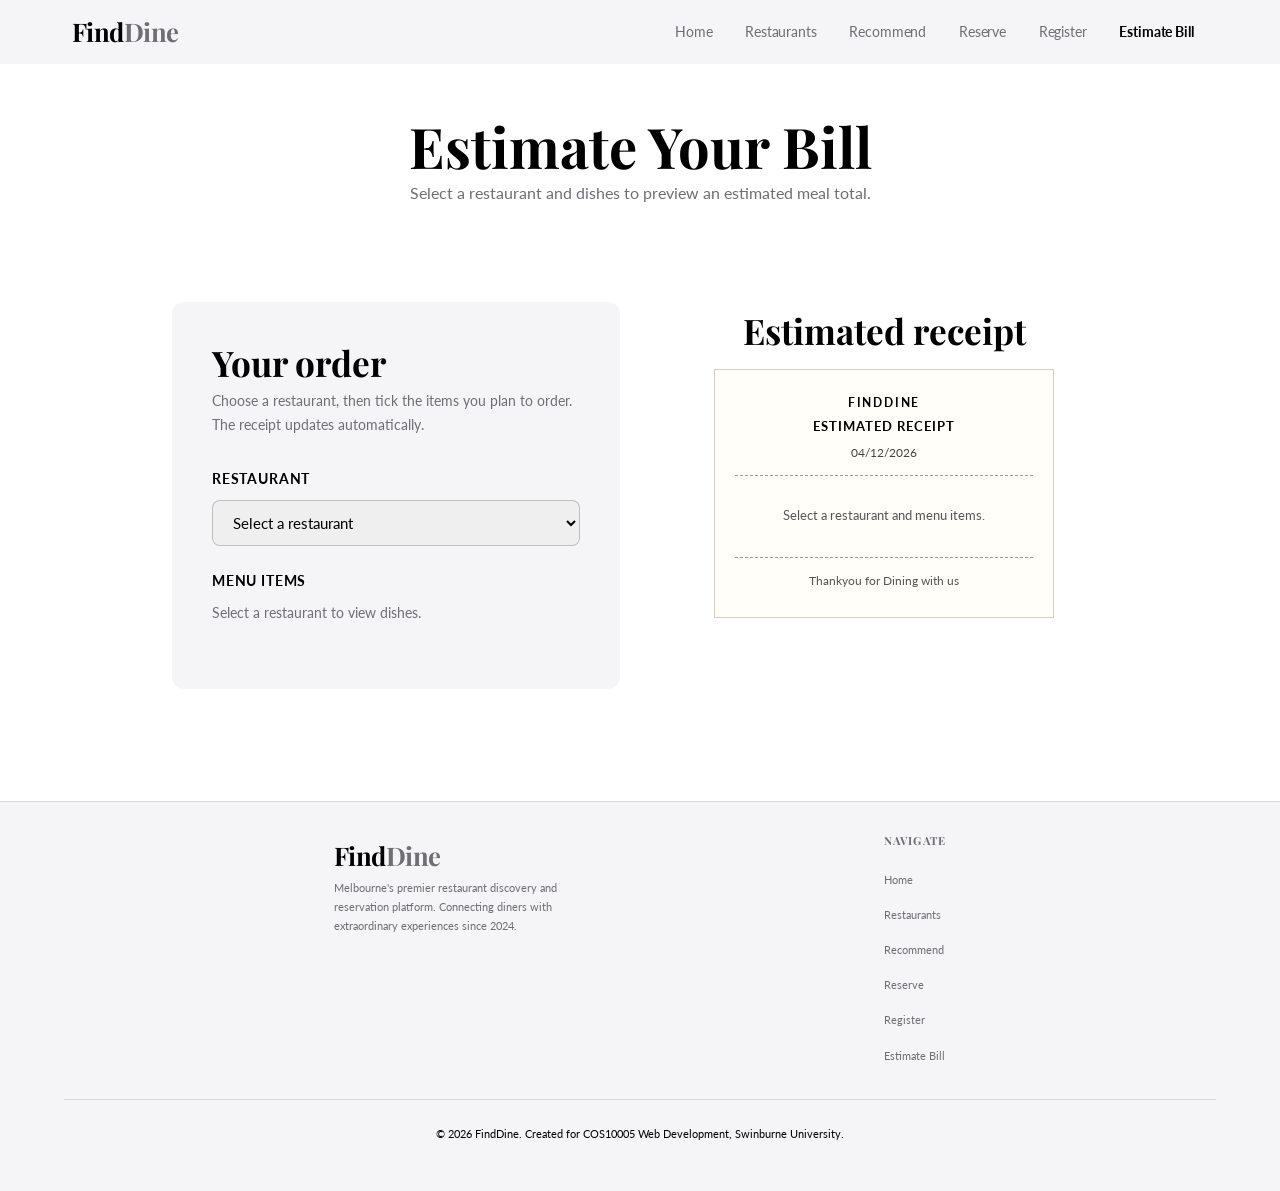
<file: bill.html>
<!DOCTYPE html>
<html lang="en">
<head>
  <meta charset="UTF-8" />
  <meta name="viewport" content="width=device-width, initial-scale=1.0" />
  <title>Bill calculator</title>
  <link rel="stylesheet" href="css/style.css" />
</head>
<body>

  <header class="site-header">
    <div class="nav-inner">
      <a href="index.html" class="nav-logo">Find<span>Dine</span></a>
      <nav aria-label="Main navigation">
        <ul class="nav-menu">
          <li><a href="index.html">Home</a></li>
          <li><a href="restaurants.html">Restaurants</a></li>
          <li><a href="recommend.html">Recommend</a></li>
          <li><a href="reservation.html">Reserve</a></li>
          <li><a href="register.html">Register</a></li>
          <li><a href="bill.html" class="active">Estimate Bill</a></li>
        </ul>
      </nav>
    </div>
  </header>

  <div class="page-banner">
    <div class="bill-container">
      <h1>Estimate Your Bill</h1>
      <p>Select a restaurant and dishes to preview an estimated meal total.</p>
    </div>
  </div>

  <main>
    <div class="bill-layout">
      <section class="bill-controls">
        <div class="form-card">
          <h2 class="form-card-title">Your order</h2>
          <p class="form-card-intro">
            Choose a restaurant, then tick the items you plan to order. The receipt updates automatically.
          </p>

          <form id="bill-form" novalidate>
            <div class="form-group">
              <label for="bill-restaurant">Restaurant</label>
              <select id="bill-restaurant" name="restaurant">
                <option value="">Select a restaurant</option>
              </select>
            </div>

            <div class="form-group" id="bill-dishes-group">
              <label>Menu items</label>
              <div id="bill-dishes-list">
                <p class="bill-hint">Select a restaurant to view dishes.</p>
              </div>
            </div>
          </form>
        </div>
      </section>

      <section class="bill-receipt-wrap">
        <h2 class="form-card-title bill-receipt-title">Estimated receipt</h2>
        <div class="bill-receipt-column">
          <div class="bill-paper" id="bill-receipt">
            <div id="bill-receipt-content"></div>
          </div>
        </div>
      </section>
    </div>
  </main>

  <footer class="site-footer">
    <div class="footer-inner">
      <div class="footer-grid">
        <div class="footer-brand">
          <a href="index.html" class="nav-logo">Find<span>Dine</span></a>
          <p>
            Melbourne's premier restaurant discovery and reservation platform.
            Connecting diners with extraordinary experiences since 2024.
          </p>
        </div>
        <div class="footer-links">
          <h3>Navigate</h3>
          <ul>
            <li><a href="index.html">Home</a></li>
            <li><a href="restaurants.html">Restaurants</a></li>
            <li><a href="recommend.html">Recommend</a></li>
            <li><a href="reservation.html">Reserve</a></li>
            <li><a href="register.html">Register</a></li>
            <li><a href="bill.html">Estimate Bill</a></li>
          </ul>
        </div>
      </div>
      <div class="footer-bottom">
        <p>&copy; 2026 FindDine. Created for COS10005 Web Development, Swinburne University.</p>
      </div>
    </div>
  </footer>

  <script src="js/script.js"></script>
</body>
</html>
</file>
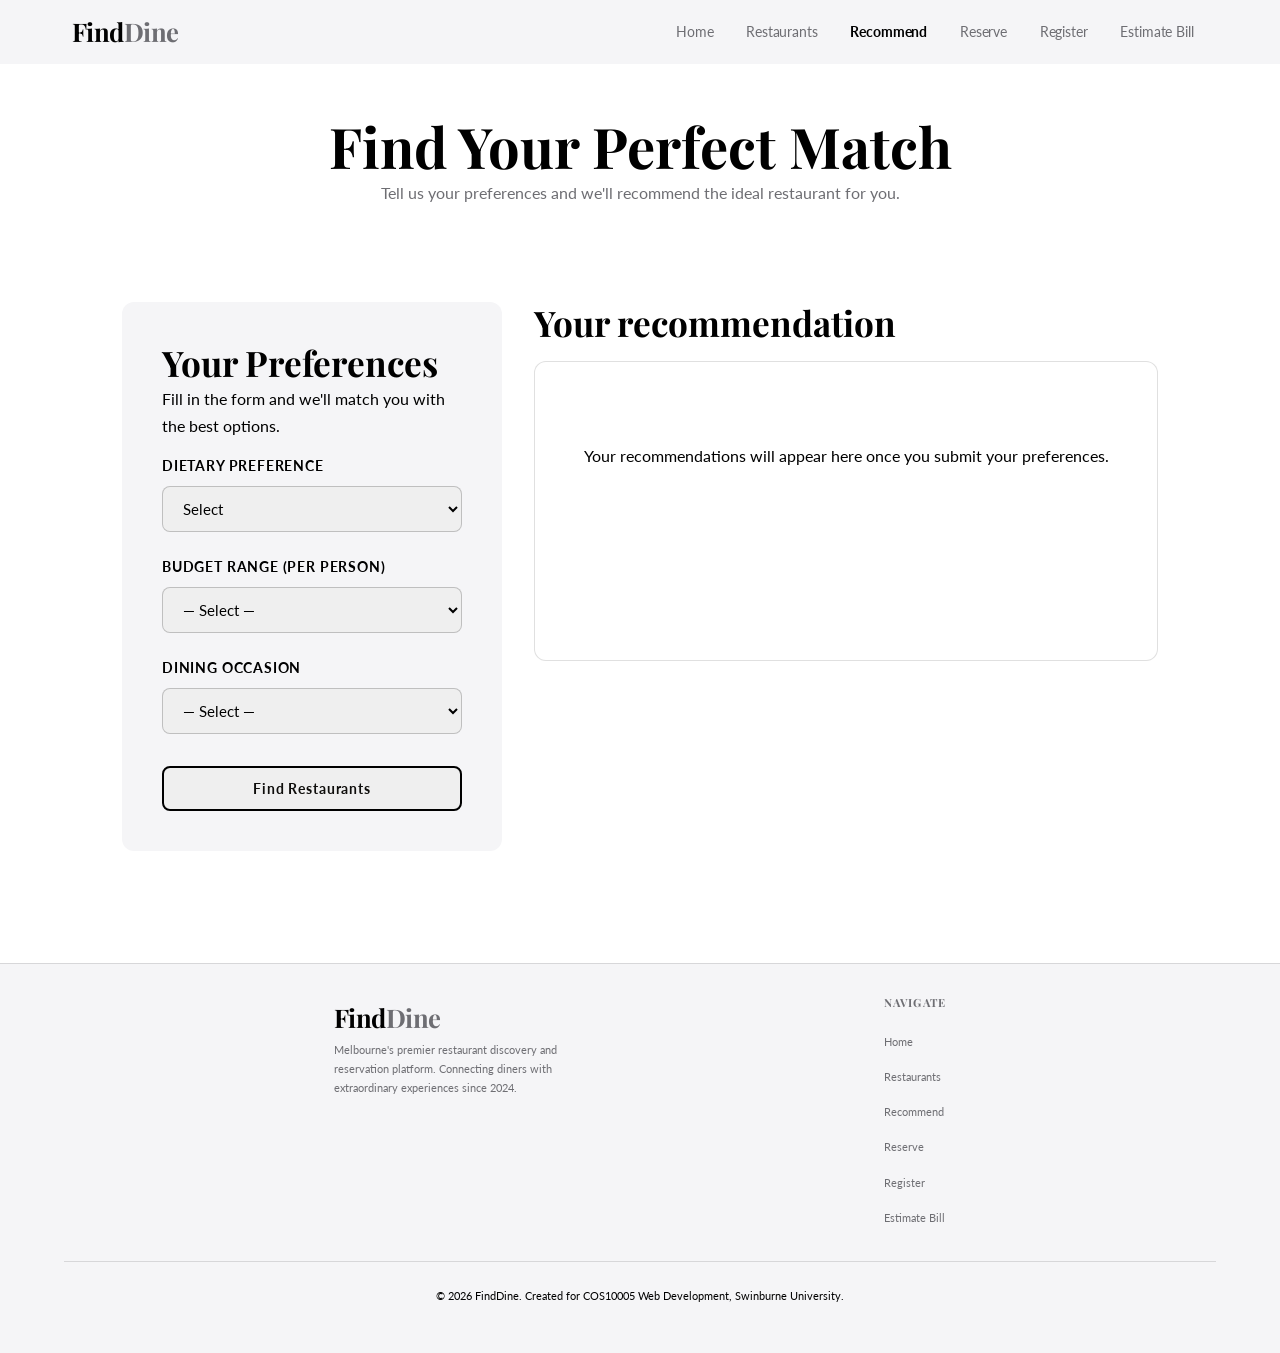
<file: recommend.html>
<!DOCTYPE html>
<html lang="en">
<head>
  <meta charset="UTF-8" />
  <meta name="viewport" content="width=device-width, initial-scale=1.0" />
  <title>Restaurant Recommendation</title>
  <link rel="stylesheet" href="css/style.css" />
</head>
<body>


  <header class="site-header">
    <div class="nav-inner">
      <a href="index.html" class="nav-logo">Find<span>Dine</span></a>
      <nav aria-label="Main navigation">
        <ul class="nav-menu">
          <li><a href="index.html">Home</a></li>
          <li><a href="restaurants.html">Restaurants</a></li>
          <li><a href="recommend.html" class="active">Recommend</a></li>
          <li><a href="reservation.html">Reserve</a></li>
          <li><a href="register.html">Register</a></li>
          <li><a href="bill.html">Estimate Bill</a></li>
        </ul>
      </nav>
    </div>
  </header>

  <div class="page-banner">
    <div class="container">
      <h1>Find Your Perfect Match</h1>
      <p>Tell us your preferences and we'll recommend the ideal restaurant for you.</p>
    </div>
  </div>

  <main>
    <div class="recommend-layout">
      <aside>
        <div class="form-card">
          <h2>Your Preferences</h2>
          <p>
            Fill in the form and we'll match you with the best options.
          </p>

          <form id="recommend-form" novalidate>
            <div class="form-group">
              <label for="pref-dietary">Dietary Preference</label>
              <select id="pref-dietary" name="dietary" required>
                <option value="">Select</option>
                <option value="None">No Restrictions</option>
                <option value="Vegan">Vegan</option>
                <option value="Halal">Halal</option>
              </select>
            </div>

            <div class="form-group">
              <label for="pref-budget">Budget Range (per person)</label>
              <select id="pref-budget" name="budget" required>
                <option value="">— Select —</option>
                <option value="low">Budget ($20-$35)</option>
                <option value="mid">Mid-range ($35-$65)</option>
                <option value="high">Premium ($65+)</option>
              </select>
            </div>

            <div class="form-group">
              <label for="pref-purpose">Dining Occasion</label>
              <select id="pref-purpose" name="purpose" required>
                <option value="">— Select —</option>
                <option value="Family">Family Outing</option>
                <option value="Date">Romantic Date</option>
                <option value="Business">Business Dinner</option>
              </select>
            </div>

            <button type="submit" class="btn btn-primary btn-block">
              Find Restaurants
            </button>

          </form>
        </div>
      </aside>

      <section class="recommended-restaurant">
        <h2 class="form-card-title">Your recommendation</h2>
        <div id="recommendation-results">
          <div class="placeholder">
            <p>Your recommendations will appear here once you submit your preferences.</p>
          </div>
        </div>
      </section>

    </div>
  </main>

  <footer class="site-footer">
    <div class="footer-inner">
      <div class="footer-grid">
        <div class="footer-brand">
          <a href="index.html" class="nav-logo">Find<span>Dine</span></a>
          <p>
            Melbourne's premier restaurant discovery and reservation platform.
            Connecting diners with extraordinary experiences since 2024.
          </p>
        </div>
        <div class="footer-links">
          <h3>Navigate</h3>
          <ul>
            <li><a href="index.html">Home</a></li>
            <li><a href="restaurants.html">Restaurants</a></li>
            <li><a href="recommend.html">Recommend</a></li>
            <li><a href="reservation.html">Reserve</a></li>
            <li><a href="register.html">Register</a></li>
            <li><a href="bill.html">Estimate Bill</a></li>
          </ul>
        </div>
      </div>
      <div class="footer-bottom">
        <p>&copy; 2026 FindDine. Created for COS10005 Web Development, Swinburne University.</p>
      </div>
    </div>
  </footer>

  <script src="js/script.js"></script>
</body>
</html>
</file>
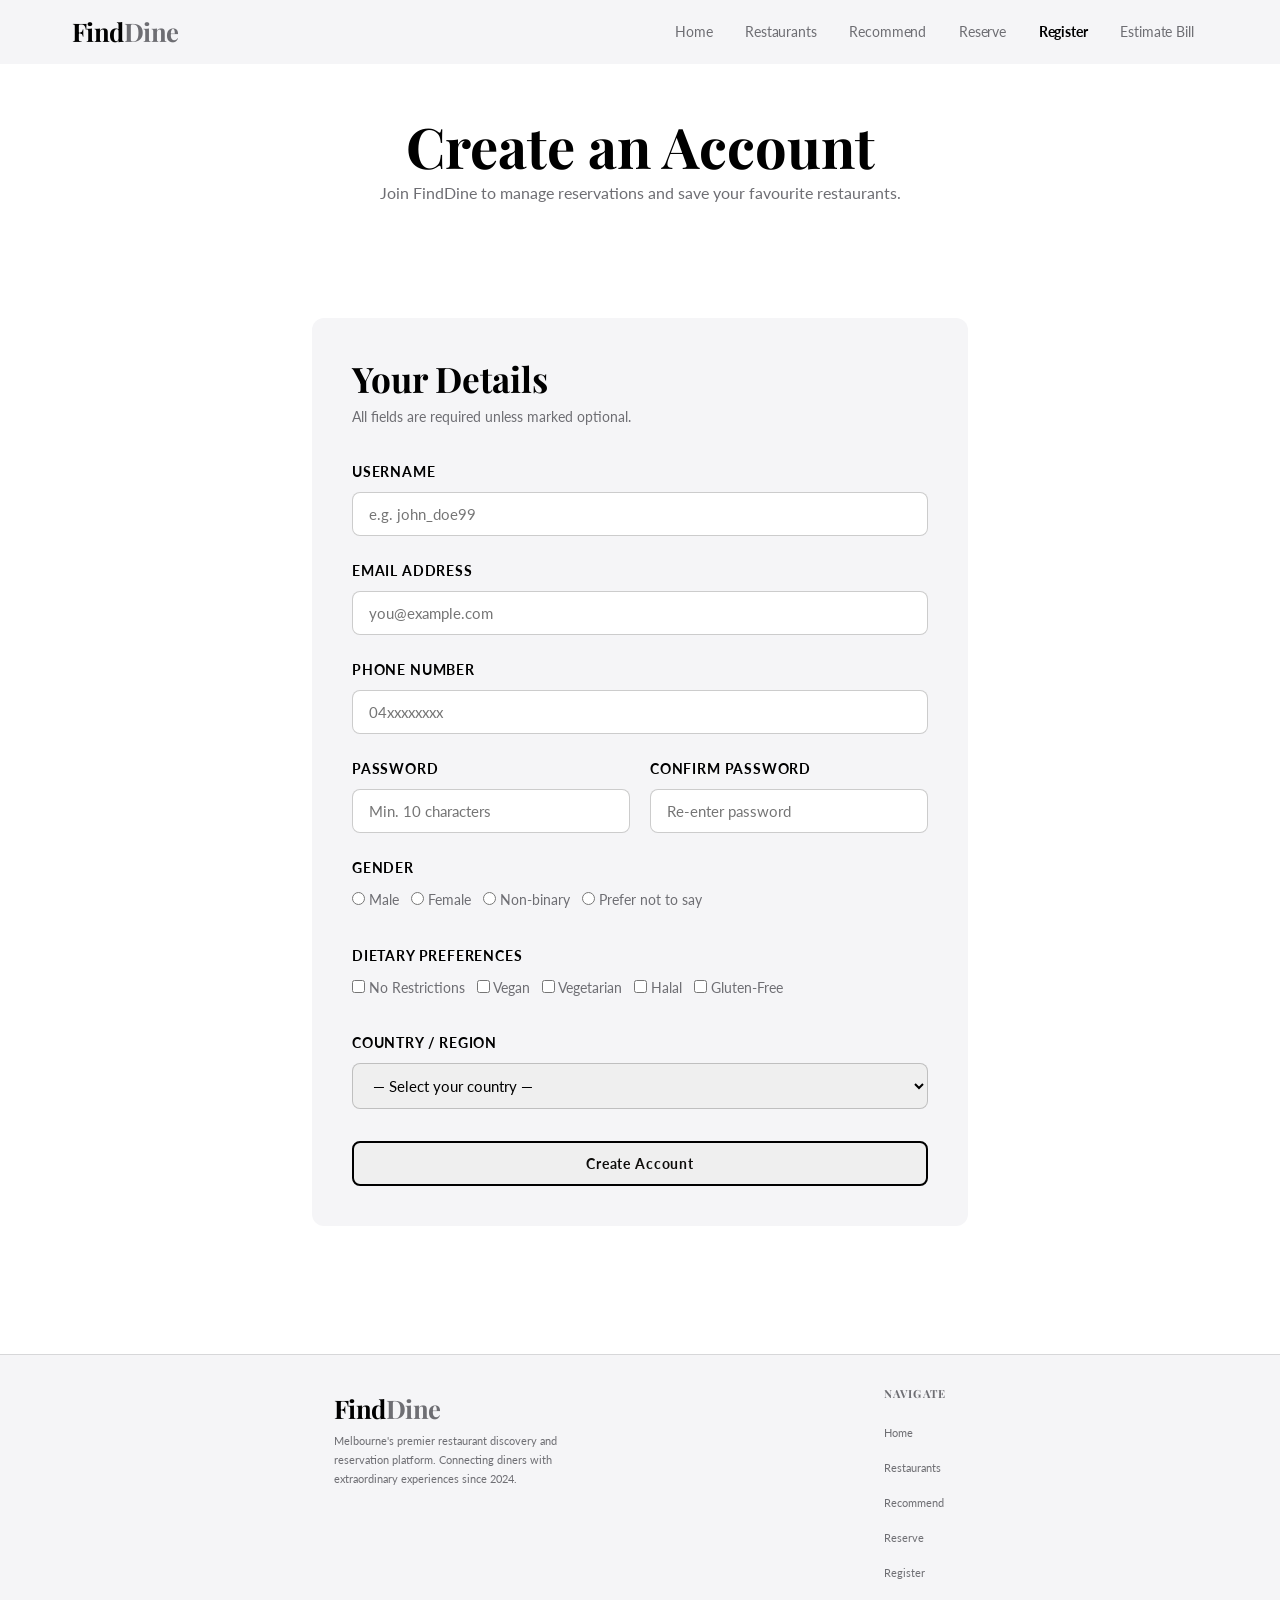
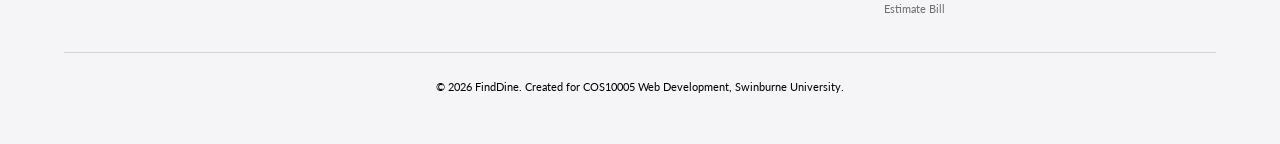
<file: register.html>
<!DOCTYPE html>
<html lang="en">
<head>
  <meta charset="UTF-8" />
  <meta name="viewport" content="width=device-width, initial-scale=1.0" />
  <title>Create an Account – FindDine</title>
  <link rel="stylesheet" href="css/style.css" />
</head>
<body>

  <header class="site-header">
    <div class="nav-inner">
      <a href="index.html" class="nav-logo">Find<span>Dine</span></a>
      <nav aria-label="Main navigation">
        <ul class="nav-menu">
          <li><a href="index.html">Home</a></li>
          <li><a href="restaurants.html">Restaurants</a></li>
          <li><a href="recommend.html">Recommend</a></li>
          <li><a href="reservation.html">Reserve</a></li>
          <li><a href="register.html" class="active">Register</a></li>
          <li><a href="bill.html">Estimate Bill</a></li>
        </ul>
      </nav>
    </div>
  </header>

  <div class="page-banner">
    <div class="container">
      <h1>Create an Account</h1>
      <p>Join FindDine to manage reservations and save your favourite restaurants.</p>
    </div>
  </div>

  <main>
    <div class="form-section">

      <div class="success-banner" id="register-success" role="alert">
        Account created successfully! Welcome to FindDine.
      </div>

      <div class="form-card">
        <h2 class="form-card-title">Your Details</h2>
        <p class="form-card-intro">
          All fields are required unless marked optional.
        </p>

        <form id="register-form" novalidate>

          <div class="form-group">
            <label for="reg-username">Username</label>
            <input
              type="text"
              id="reg-username"
              name="username"
              placeholder="e.g. john_doe99"
              autocomplete="username"
              required
            />
            <span class="error-msg" id="username-error" role="alert"></span>
          </div>

          <div class="form-group">
            <label for="reg-email">Email Address</label>
            <input
              type="email"
              id="reg-email"
              name="email"
              placeholder="you@example.com"
              autocomplete="email"
              required
            />
            <span class="error-msg" id="email-error" role="alert"></span>
          </div>

          <div class="form-group">
            <label for="reg-phone">Phone Number</label>
            <input
              type="tel"
              id="reg-phone"
              name="phone"
              placeholder="04xxxxxxxx"
              autocomplete="tel"
              required
            />
            <span class="error-msg" id="phone-error" role="alert"></span>
          </div>

          <div class="form-row">
            <div class="form-group">
              <label for="reg-password">Password</label>
              <input
                type="password"
                id="reg-password"
                name="password"
                placeholder="Min. 10 characters"
                autocomplete="new-password"
                required
              />
              <span class="error-msg" id="password-error" role="alert"></span>
            </div>
            <div class="form-group">
              <label for="reg-confirm">Confirm Password</label>
              <input
                type="password"
                id="reg-confirm"
                name="confirm-password"
                placeholder="Re-enter password"
                autocomplete="new-password"
                required
              />
              <span class="error-msg" id="confirm-error" role="alert"></span>
            </div>
          </div>

          <div class="form-group">
            <label>Gender</label>
            <div class="radio-group" id="gender-group">
              <label class="radio-option">
                <input type="radio" name="gender" value="male" />
                Male
              </label>
              <label class="radio-option">
                <input type="radio" name="gender" value="female" />
                Female
              </label>
              <label class="radio-option">
                <input type="radio" name="gender" value="nonbinary" />
                Non-binary
              </label>
              <label class="radio-option">
                <input type="radio" name="gender" value="prefer-not" />
                Prefer not to say
              </label>
            </div>
            <span class="error-msg" id="gender-error" role="alert"></span>
          </div>

          <div class="form-group">
            <label>Dietary Preferences</label>
            <div class="checkbox-group">
              <label class="checkbox-option">
                <input type="checkbox" name="dietary" value="none" />
                No Restrictions
              </label>
              <label class="checkbox-option">
                <input type="checkbox" name="dietary" value="vegan" />
                Vegan
              </label>
              <label class="checkbox-option">
                <input type="checkbox" name="dietary" value="vegetarian" />
                Vegetarian
              </label>
              <label class="checkbox-option">
                <input type="checkbox" name="dietary" value="halal" />
                Halal
              </label>
              <label class="checkbox-option">
                <input type="checkbox" name="dietary" value="gluten-free" />
                Gluten-Free
              </label>
            </div>
            <span class="error-msg" id="dietary-error" role="alert"></span>
          </div>

          <div class="form-group">
            <label for="reg-country">Country / Region</label>
            <select id="reg-country" name="country" required>
              <option value="">— Select your country —</option>
              <option value="AU">Australia</option>
              <option value="NZ">New Zealand</option>
              <option value="CN">China</option>
              <option value="IN">India</option>
              <option value="GB">United Kingdom</option>
              <option value="US">United States</option>
              <option value="MY">Malaysia</option>
              <option value="SG">Singapore</option>
              <option value="VN">Vietnam</option>
              <option value="other">Other</option>
            </select>
            <span class="error-msg" id="country-error" role="alert"></span>
          </div>

          <button type="submit" class="btn btn-primary btn-block">
            Create Account
          </button>

        </form>
      </div>
    </div>
  </main>

  <footer class="site-footer">
    <div class="footer-inner">
      <div class="footer-grid">
        <div class="footer-brand">
          <a href="index.html" class="nav-logo">Find<span>Dine</span></a>
          <p>
            Melbourne's premier restaurant discovery and reservation platform.
            Connecting diners with extraordinary experiences since 2024.
          </p>
        </div>
        <div class="footer-links">
          <h3>Navigate</h3>
          <ul>
            <li><a href="index.html">Home</a></li>
            <li><a href="restaurants.html">Restaurants</a></li>
            <li><a href="recommend.html">Recommend</a></li>
            <li><a href="reservation.html">Reserve</a></li>
            <li><a href="register.html">Register</a></li>
            <li><a href="bill.html">Estimate Bill</a></li>
          </ul>
        </div>
      </div>
      <div class="footer-bottom">
        <p>&copy; 2026 FindDine. Created for COS10005 Web Development, Swinburne University.</p>
      </div>
    </div>
  </footer>

  <script src="js/script.js"></script>
</body>
</html>
</file>
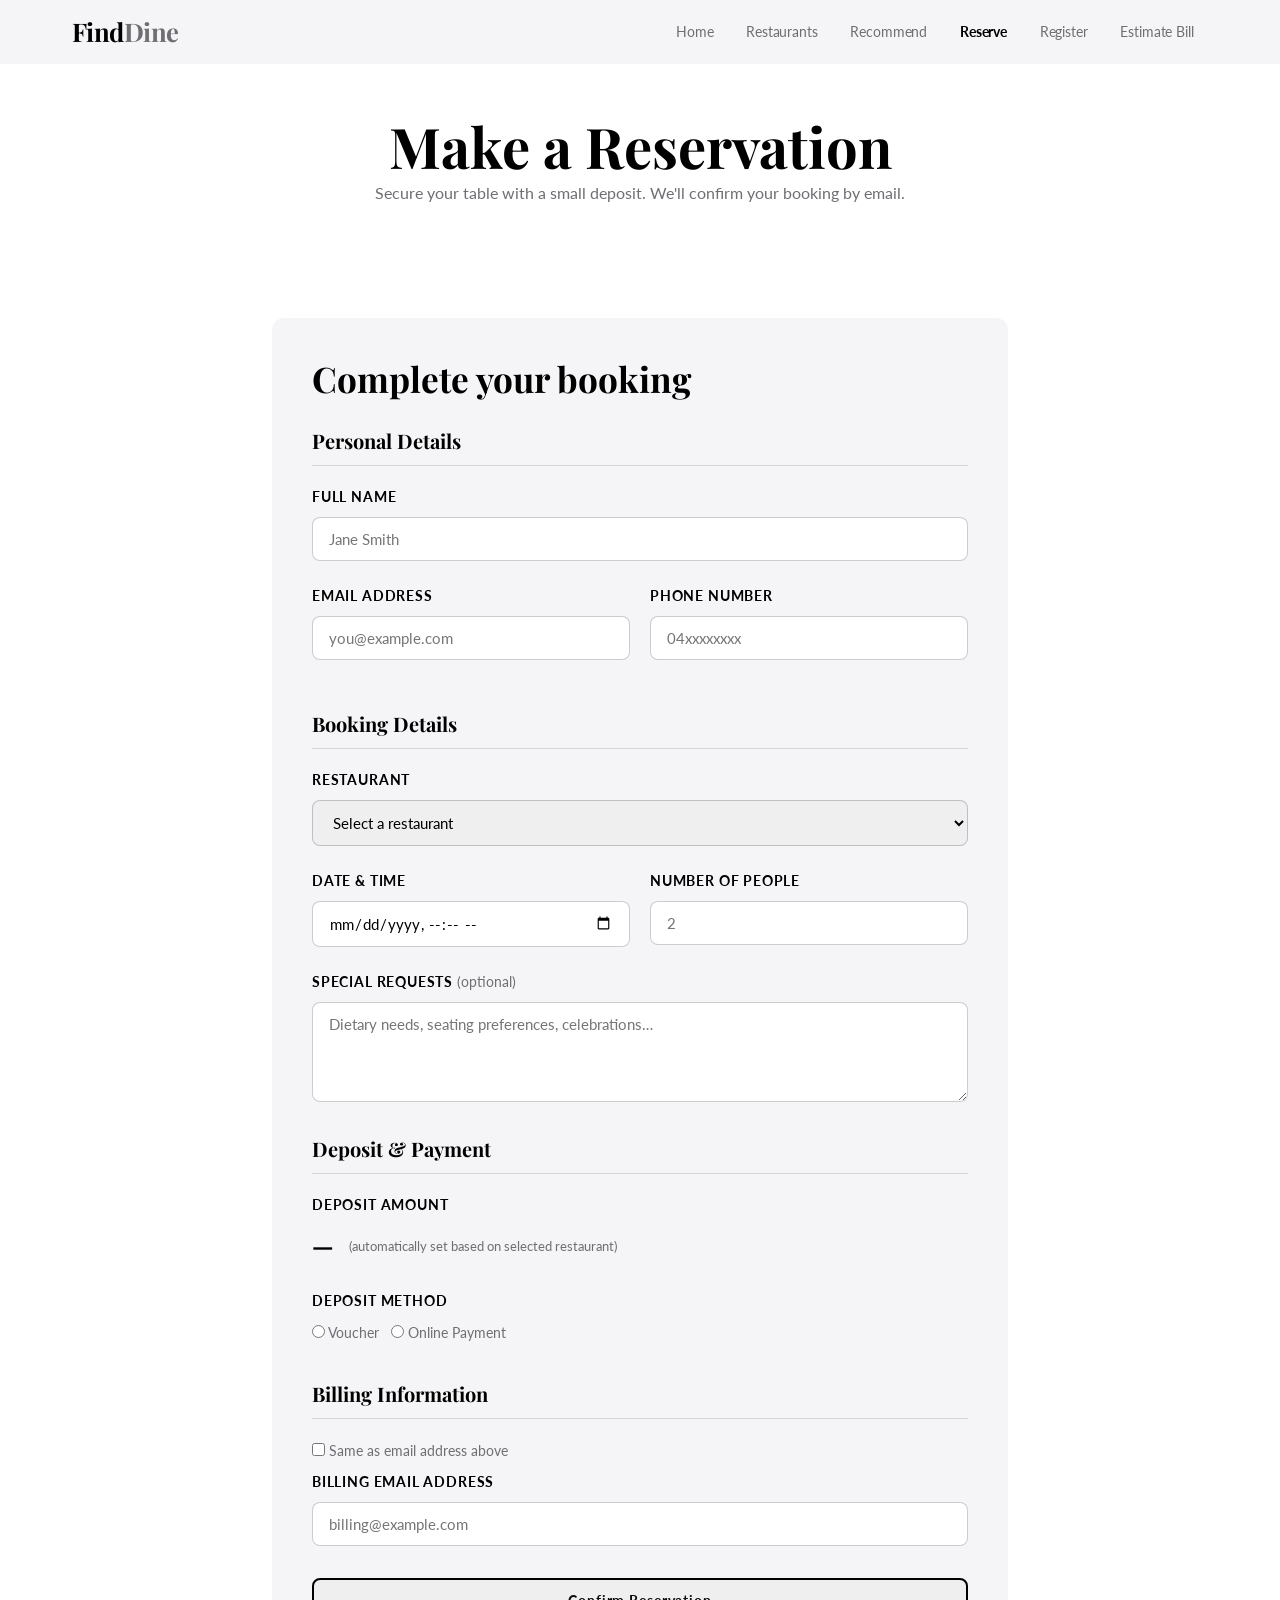
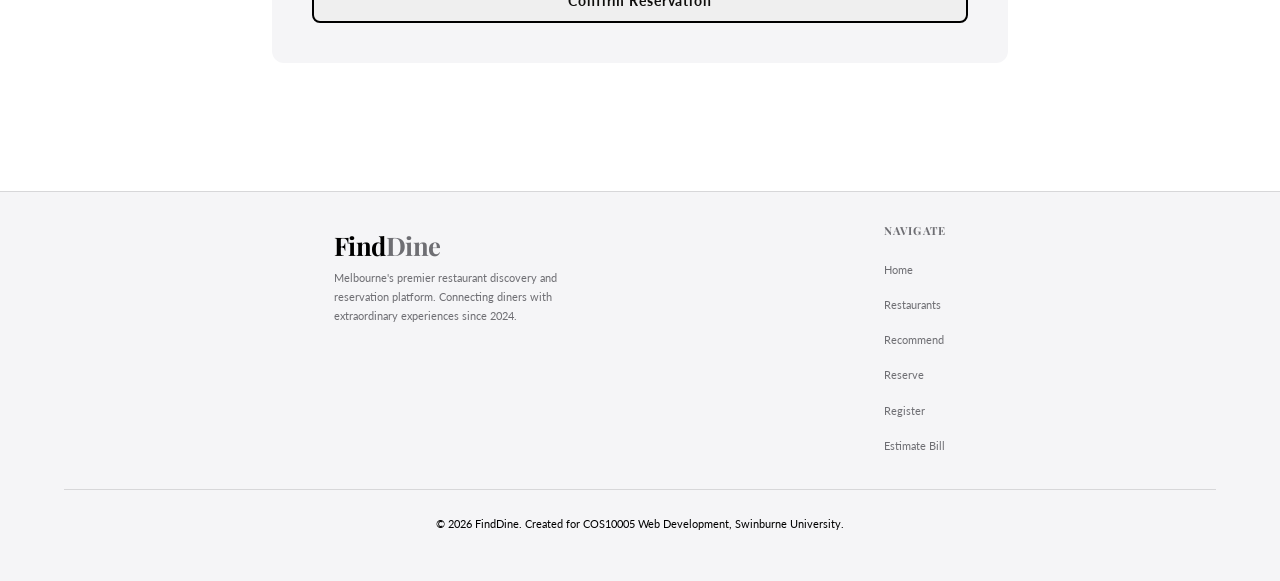
<file: reservation.html>
<!DOCTYPE html>
<html lang="en">
<head>
  <meta charset="UTF-8" />
  <meta name="viewport" content="width=device-width, initial-scale=1.0" />
  <title>Make a Reservation – FindDine</title>
  <link rel="stylesheet" href="css/style.css" />
</head>
<body>

  <header class="site-header">
    <div class="nav-inner">
      <a href="index.html" class="nav-logo">Find<span>Dine</span></a>
      <nav aria-label="Main navigation">
        <ul class="nav-menu">
          <li><a href="index.html">Home</a></li>
          <li><a href="restaurants.html">Restaurants</a></li>
          <li><a href="recommend.html">Recommend</a></li>
          <li><a href="reservation.html" class="active">Reserve</a></li>
          <li><a href="register.html">Register</a></li>
          <li><a href="bill.html">Estimate Bill</a></li>
        </ul>
      </nav>
    </div>
  </header>

  <div class="page-banner">
    <div class="container">
      <h1>Make a Reservation</h1>
      <p>Secure your table with a small deposit. We'll confirm your booking by email.</p>
    </div>
  </div>

  <main>
    <div class="form-section form-section--reservation">
      <div class="form-card">
        <h2 class="form-card-title">Complete your booking</h2>
        <form
          id="reservation-form"
          method="POST"
          action="http://mercury.swin.edu.au/it105263125/cos10005/regtest.php"
          novalidate
        >
          <h3 class="form-heading">Personal Details</h3>

          <div class="form-group">
            <label for="res-name">Full Name</label>
            <input
              type="text"
              id="res-name"
              name="full_name"
              placeholder="Jane Smith"
              autocomplete="name"
              required
            />
            <span class="error-msg" role="alert"></span>
          </div>

          <div class="form-row">
            <div class="form-group">
              <label for="res-email">Email Address</label>
              <input
                type="email"
                id="res-email"
                name="email"
                placeholder="you@example.com"
                autocomplete="email"
                required
              />
              <span class="error-msg" role="alert"></span>
            </div>
            <div class="form-group">
              <label for="res-phone">Phone Number</label>
              <input
                type="tel"
                id="res-phone"
                name="phone"
                placeholder="04xxxxxxxx"
                autocomplete="tel"
                required
              />
              <span class="error-msg" role="alert"></span>
            </div>
          </div>

          <h3 class="form-heading">Booking Details</h3>

          <div class="form-group">
            <label for="res-restaurant">Restaurant</label>
            <select id="res-restaurant" name="restaurant" required>
              <option value="">— Select a restaurant —</option>
            </select>
            <span class="error-msg" role="alert"></span>
          </div>

          <div class="form-row">
            <div class="form-group">
              <label for="res-datetime">Date &amp; Time</label>
              <input
                type="datetime-local"
                id="res-datetime"
                name="reservation_datetime"
                required
              />
              <span class="error-msg" role="alert"></span>
            </div>
            <div class="form-group">
              <label for="res-people">Number of People</label>
              <input
                type="number"
                id="res-people"
                name="people"
                min="1"
                max="50"
                placeholder="2"
                required
              />
              <span class="error-msg" role="alert"></span>
            </div>
          </div>

          <div class="form-group">
            <label for="res-requests">Special Requests <span class="label-hint">(optional)</span></label>
            <textarea
              id="res-requests"
              name="special_requests"
              placeholder="Dietary needs, seating preferences, celebrations…"
            ></textarea>
          </div>

          <h3 class="form-heading">Deposit &amp; Payment</h3>

          <div class="form-group">
            <label>Deposit Amount</label>
            <div class="deposit-row">
              <span id="deposit-display" class="deposit-amount">—</span>
              <span class="deposit-note">(automatically set based on selected restaurant)</span>
            </div>
            <input type="hidden" id="deposit-hidden" name="deposit_amount" value="" />
          </div>

          <div class="form-group">
            <label>Deposit Method</label>
            <div class="radio-group">
              <label class="radio-option">
                <input type="radio" name="payment-method" value="voucher" />
                Voucher
              </label>
              <label class="radio-option">
                <input type="radio" name="payment-method" value="online" />
                Online Payment
              </label>
            </div>
            <span class="error-msg" id="payment-error" role="alert"></span>
          </div>

          <div class="form-group hidden" id="voucher-section">
            <label for="voucher-code">Voucher Code <span class="label-hint">(12 digits)</span></label>
            <input
              type="text"
              id="voucher-code"
              name="voucher_code"
              placeholder="e.g. 123456789012"
              maxlength="12"
            />
            <span class="error-msg" role="alert"></span>
          </div>

          <div class="form-group hidden" id="card-section">
            <label for="card-type">Card Type</label>
            <select id="card-type" name="card_type">
              <option value="visa">Visa (16 digits)</option>
              <option value="mastercard">Mastercard (16 digits)</option>
              <option value="amex">American Express (15 digits)</option>
            </select>
            <span class="error-msg" role="alert"></span>
          </div>

          <div class="form-group hidden" id="card-number-section">
            <label for="card-number">Card Number <span class="label-hint">(test card only)</span></label>
            <input
              type="text"
              id="card-number"
              name="card_number"
              placeholder="e.g. 4111111111111111"
              maxlength="16"
            />
            <span class="error-msg" role="alert"></span>
          </div>

          <h3 class="form-heading">Billing Information</h3>

          <div class="form-group">
            <label class="checkbox-option checkbox-option--spaced">
              <input type="checkbox" id="same-email" name="same_email" />
              Same as email address above
            </label>
            <label for="billing-email">Billing Email Address</label>
            <input
              type="email"
              id="billing-email"
              name="billing_email"
              placeholder="billing@example.com"
              autocomplete="email"
              required
            />
            <span class="error-msg" role="alert"></span>
          </div>

          <button type="submit" class="btn btn-primary btn-block">
            Confirm Reservation
          </button>

        </form>
      </div>
    </div>
  </main>

  <footer class="site-footer">
    <div class="footer-inner">
      <div class="footer-grid">
        <div class="footer-brand">
          <a href="index.html" class="nav-logo">Find<span>Dine</span></a>
          <p>
            Melbourne's premier restaurant discovery and reservation platform.
            Connecting diners with extraordinary experiences since 2024.
          </p>
        </div>
        <div class="footer-links">
          <h3>Navigate</h3>
          <ul>
            <li><a href="index.html">Home</a></li>
            <li><a href="restaurants.html">Restaurants</a></li>
            <li><a href="recommend.html">Recommend</a></li>
            <li><a href="reservation.html">Reserve</a></li>
            <li><a href="register.html">Register</a></li>
            <li><a href="bill.html">Estimate Bill</a></li>
          </ul>
        </div>
      </div>
      <div class="footer-bottom">
        <p>&copy; 2026 FindDine. Created for COS10005 Web Development, Swinburne University.</p>
      </div>
    </div>
  </footer>

  <script src="js/script.js"></script>
</body>
</html>
</file>
<file: css/style.css>
/* google fonts */
@import url('https://fonts.googleapis.com/css2?family=Playfair+Display:wght@400;600;700&family=Lato:wght@300;400;700&display=swap');

/* site colours, fonts and spacing tokens used everywhere */
:root {
  --clr-bg: #fff;
  --clr-bg-soft: #F5F5F7;
  --clr-text: #000;
  --clr-muted: #6E6E73;
  --clr-accent: #000;
  --clr-error: #e05252;
  --clr-success: #5bba6f;
  --clr-border: rgba(0, 0, 0, 0.12);

  --ff-display: 'Playfair Display', Georgia, serif;
  --ff-body: 'Lato', Helvetica, sans-serif;

  --nav-h: 4rem;
  --radius: 8px;
  --radius-lg: 12px;
  --shadow: 0 12px 40px rgba(0, 0, 0, 0.35);
  --transition: 0.25s ease;
}

/* remove default browser margin and padding */
*, *::before, *::after {
  box-sizing: border-box;
  margin: 0;
  padding: 0;
}

/* default text, headings and link styles */
body {
  background-color: var(--clr-bg);
  color: var(--clr-text);
  font-family: var(--ff-body);
  font-size: 16px;
  line-height: 1.7;
  min-height: 100vh;
  overflow-x: hidden;
}

main {
  display: block;
}
img { 
  max-width: 100%; 
  height: auto; 
  display: block; 
}

a {
  color: var(--clr-accent);
  text-decoration: none;
  transition: color var(--transition);
}

a:hover { 
  color: #333; 
}

h1, h2, h3, h4 {
  font-family: var(--ff-display);
  line-height: 1.2;
  color: var(--clr-text);
}

h1 { font-size: clamp(2rem, 5vw, 3.5rem); }
h2 { font-size: clamp(1.5rem, 3vw, 2.2rem); }
h3 { font-size: 1.25rem; }
h4 { font-size: 1rem; }

p {
  margin-bottom: 1rem;
  color: var(--clr-text);
}

/* page wrappers and grid layouts */
.hero-container,
.home-about-container,
.banner-container,
.restaurant-container {
  padding: 0 2rem;
}

.about-section {
  padding: 4rem 0;
  background-color: var(--clr-bg-soft);
}

.section-title {
  text-align: center;
  margin-bottom: 0.5rem;
}

.section-subtitle {
  text-align: center;
  color: var(--clr-muted);
  margin-bottom: 3rem;
}

.divider {
  width: 60px;
  height: 3px;
  background: var(--clr-accent);
  margin: 1rem auto 2rem;
  border-radius: 2px;
}

.grid-3 {
  display: grid;
  grid-template-columns: repeat(3, 1fr);
  gap: 1.5rem;
}

.grid-3 img,
.feature-icon {
  height: 64px;
  width: 64px;
  margin: 0 auto;
}

.grid-2 {
  display: grid;
  grid-template-columns: repeat(2, 1fr);
  gap: 1.5rem;
}

.restaurant-grid-3 {
  display: grid;
  grid-template-columns: repeat(3, 1fr);
  gap: 2rem;
}

.restaurant-section {
  padding: 2rem 0 4rem;
}

.section {
  padding: 4rem 0;
}

/* shared button styles */
.btn {
  display: inline-block;
  padding: 0.75rem 1.75rem;
  border-radius: var(--radius);
  font-family: var(--ff-body);
  font-weight: 700;
  font-size: 0.9rem;
  letter-spacing: 0.06em;
  cursor: pointer;
  border: 2px solid transparent;
  transition: all var(--transition);
}

.btn-primary {
  color: #0f0e0c;
  border-color: var(--clr-accent);
}

.btn-primary:hover {
  color: var(--clr-muted);
}


/* header nav - .active class in html marks current page */
.site-header {
  background: var(--clr-bg-soft);
  min-height: var(--nav-h);
  display: flex;
  align-items: center;
}

.nav-inner {
  max-width: 1200px;
  width: 100%;
  margin: 0 auto;
  padding: 0 2rem;
  display: flex;
  align-items: center;
  justify-content: space-between;
  gap: 1rem;
  flex-wrap: wrap;
}

.nav-logo {
  font-family: var(--ff-display);
  font-size: 1.6rem;
  color: var(--clr-accent);
  font-weight: 700;
  letter-spacing: -0.02em;
}

.nav-logo span { 
  color: var(--clr-muted); 
}

.nav-menu {
  display: flex;
  list-style: none;
  gap: 0.25rem;
  flex-wrap: wrap;
}

.nav-menu a {
  display: block;
  padding: 0.5rem 0.9rem;
  color: var(--clr-muted);
  font-size: 0.9rem;
  font-weight: 400;
  letter-spacing: -0.14px;
}

.nav-menu a:hover {
  color: var(--clr-text);
}

.nav-menu a.active {
  color: var(--clr-accent);
  font-weight: 700;
}

/* home hero - white gradient on left for text, photo shows on right */
.hero {
  min-height: 85vh;
  display: flex;
  align-items: center;
  overflow: hidden;
  background-color: var(--clr-bg-soft);
  background-image:
    linear-gradient(
      105deg,
      var(--clr-bg) 0%,
      var(--clr-bg-soft) 40%,
      rgba(245, 245, 247, 0.95) 46%,
      rgba(245, 245, 247, 0.5) 52%,
      transparent 54%
    ),
    url("../images/hero-bg.jpg");
  background-size: cover;
  background-position: center right;
  background-repeat: no-repeat;
}

.hero-content {
  max-width: 650px;
  padding: 4rem 2rem;
  animation: fadeUp 0.8s ease;
  position: relative;
  z-index: 1;
}

.hero-actions {
  display: flex;
  flex-wrap: wrap;
  gap: 1rem;
}

.hero-eyebrow {
  display: inline-block;
  font-size: 0.8rem;
  letter-spacing: 0.2em;
  text-transform: uppercase;
  color: var(--clr-accent);
  margin-bottom: 1rem;
  font-weight: 700;
}

.hero h1 { 
  margin-bottom: 1.25rem; 
}

.hero h1 em {
  font-style: italic;
  color: var(--clr-muted);
}

.hero p {
  font-size: 1.1rem;
  color: var(--clr-accent);
  margin-bottom: 2rem;
}

.target-container{
  padding: 2rem;
}

/* restaurant cards on restaurants.html and recommend results */
.restaurant-card {
  background: var(--clr-bg-soft);
  border-radius: var(--radius-lg);
  overflow: hidden;
  transition: transform var(--transition), box-shadow var(--transition), border-color var(--transition);
}

.restaurant-card:hover {
  transform: translateY(-4px);
  box-shadow: var(--shadow);
}

.card-img-wrap {
  position: relative;
  height: 300px;
  overflow: hidden;
}

.card-img-wrap img {
  width: 100%;
  height: 100%;
  object-fit: cover;
  transition: transform 0.4s ease;
}

.restaurant-card:hover .card-img-wrap img {
  transform: scale(1.05);
}

.card-body { 
  padding: 1.25rem; 
}

.card-body h3 { 
  margin-bottom: 0.25rem; 
}

.card-cuisine {
  font-size: 0.82rem;
  color: var(--clr-accent);
  text-transform: uppercase;
  letter-spacing: 0.08em;
  margin-bottom: 0.75rem;
  font-weight: 700;
}

.card-desc {
  font-size: 0.88rem;
  color: var(--clr-muted);
  margin-bottom: 1rem;
}

.card-meta {
  display: flex;
  flex-wrap: wrap;
  align-items: center;
  gap: 0.75rem;
  font-size: 0.82rem;
  color: var(--clr-muted);
  padding-top: 0.75rem;
  margin-top: 0.75rem;
}

.card-price {
  color: var(--clr-accent);
  font-weight: 700;
}

.card-dishes { 
  margin-bottom: 0.75rem; 
}

.card-dishes ul {
  list-style: none;
  display: flex;
  flex-direction: column;
  gap: 0.2rem;
}

.card-dishes li {
  display: flex;
  justify-content: space-between;
  font-size: 0.84rem;
  color: var(--clr-text);
}

.card-dishes li span {
  color: var(--clr-accent);
  font-weight: 700;
}

.reserve-btn {
  width: 100%;
  margin-top: 1rem;
  text-align: center;
}

/* form layout shared by register, reservation, recommend, bill */
.form-section {
  max-width: 720px;
  margin: 0 auto;
  padding: 4rem 2rem;
}

.form-card {
  background: var(--clr-bg-soft);
  border-radius: var(--radius-lg);
  padding: 2.5rem;
}

.form-card-title {
  margin-bottom: 0.25rem;
}

.form-card-intro {
  color: var(--clr-muted);
  font-size: 0.88rem;
  margin-bottom: 2rem;
}

.form-group {
  margin-bottom: 1.5rem; 
}

.form-group label {
  display: block;
  font-size: 0.85rem;
  font-weight: 700;
  letter-spacing: 0.06em;
  text-transform: uppercase;
  margin-bottom: 0.5rem;
}

.form-group input,
.form-group select,
.form-group textarea {
  width: 100%;
  border: 1px solid rgba(0, 0, 0, 0.2);
  border-radius: var(--radius);
  padding: 0.75rem 1rem;
  color: var(--clr-text);
  font-family: var(--ff-body);
  font-size: 0.95rem;
  transition: border-color var(--transition), box-shadow var(--transition);
}

.form-group input:focus,
.form-group select:focus,
.form-group textarea:focus {
  outline: none;
  border-color: var(--clr-accent);
  box-shadow: 0 0 0 3px rgba(0, 0, 0, 0.08);
}

/* red border and message shown when js validation fails */
.form-group input.error,
.form-group select.error,
.form-group textarea.error {
  border: 1px solid var(--clr-error);
  box-shadow: none;
}

.form-group input.error:focus,
.form-group select.error:focus,
.form-group textarea.error:focus {
  border: 1px solid var(--clr-error);
  box-shadow: none;
}

.form-group textarea {
  resize: vertical;
  min-height: 100px;
}

.form-group select option {
  background: var(--clr-bg-soft);
}

/* hidden by default, js adds .visible to show error text */
.error-msg {
  display: none;
  color: var(--clr-error);
  font-size: 0.8rem;
  margin-top: 0.35rem;
}

.error-msg.visible { display: block; }

.form-row {
  display: grid;
  grid-template-columns: 1fr 1fr;
  gap: 1.25rem;
}

.radio-group,
.checkbox-group {
  display: flex;
  flex-wrap: wrap;
  gap: 0.75rem;
}

.form-group .radio-option,
.form-group .checkbox-option {
  color: var(--clr-muted);
  font-weight: 400;
  text-transform: none;
  letter-spacing: normal;
  font-size: 0.9rem;
}

.radio-option input,
.checkbox-option input {
  width: auto;
  accent-color: var(--clr-accent);
}

/* reservation page only - deposit display and section headings */
.form-section--reservation {
  max-width: 800px;
}

.form-heading {
  margin: 1.75rem 0 1.25rem;
  padding-bottom: 0.75rem;
  border-bottom: 1px solid var(--clr-border);
}

.label-hint {
  color: var(--clr-muted);
  font-weight: 400;
  text-transform: none;
  letter-spacing: normal;
}

.deposit-row {
  display: flex;
  flex-wrap: wrap;
  align-items: center;
  gap: 1rem;
}

.deposit-amount {
  font-family: var(--ff-display);
  font-size: 1.5rem;
  color: var(--clr-accent);
  font-weight: 700;
}

.deposit-note {
  font-size: 0.82rem;
  color: var(--clr-muted);
}

.checkbox-option--spaced {
  margin-bottom: 0.75rem;
}

.btn-block {
  width: 100%;
  margin-top: 0.5rem;
  text-align: center;
}

/* recommend page - form on left, results on right */
.recommend-layout {
  display: grid;
  grid-template-columns: 380px 1fr;
  gap: 2rem;
  align-items: start;
  max-width: 1100px;
  margin: 0 auto;
  padding: 3rem 2rem;
}

#recommendation-results {
  background: var(--clr-bg);
  border: 1px solid var(--clr-border);
  border-radius: var(--radius-lg);
  padding: 2rem;
  min-height: 300px;
}

.recommended-restaurant .form-card-title {
  margin-bottom: 1rem;
}

#recommendation-results .placeholder {
  text-align: center;
  color: var(--clr-muted);
  padding: 3rem 1rem;
}

/* home page service cards and who we serve cards */
.feature-card {
  display: flex;
  flex-direction: column;
  gap: 2rem;
  align-items: center;
  background-color: var(--clr-bg);
  border: 1px solid rgba(0, 0, 0, 0.06);
  border-radius: var(--radius-lg);
  padding: 1.25rem 1.5rem;
  text-align: center;
  box-shadow:
    0 4px 12px rgba(0, 0, 0, 0.04),
    0 18px 45px rgba(0, 0, 0, 0.06);
  transition:
    border-color var(--transition),
    transform var(--transition),
    box-shadow var(--transition);
}

.feature-card:hover {
  border-color: rgba(0, 0, 0, 0.14);
  transform: translateY(-3px);
  box-shadow:
    0 6px 16px rgba(0, 0, 0, 0.06),
    0 24px 60px rgba(0, 0, 0, 0.12);
}

.feature-card h3 {
  margin-bottom: 0.5rem;
  color: var(--clr-text);
}

.feature-card p {
  color: var(--clr-muted);
  font-size: 0.9rem;
  margin: 0;
}

.target-grid {
  padding: 2rem;
}

/* title strip below nav on inner pages */
.page-banner {
  background: var(--clr-bg);
  padding: 3rem 0;
  text-align: center;
}

.page-banner p {
  color: var(--clr-muted);
  margin: 0;
}

/* home page cta and who we serve background */
.home-restaurants {
  background: var(--clr-bg-soft);
}

.banner-section {
  background: var(--clr-bg);
  padding: 3rem 0;
  text-align: center;
}

.banner-section h2 {
  margin-bottom: 0.75rem;
}

.banner-subtitle {
  color: var(--clr-muted);
  max-width: 520px;
  margin: 0 auto 1.75rem;
}

/* footer on every page */
.site-footer {
  background: var(--clr-bg-soft);
  border-top: 1px solid var(--clr-border);
  padding: 2rem;
  margin-top: 4rem;
}

.footer-inner {
  padding: 0 2rem;
}

.footer-grid {
  display: flex;
  flex-direction: row;
  justify-content: space-evenly;
  margin-bottom: 2rem;
}

.footer-brand p {
  color: var(--clr-muted);
  font-size: 0.7rem;
  max-width: 280px;
}

.footer-links h3,
.footer-links h4 {
  font-size: 0.7rem;
  letter-spacing: 0.1em;
  text-transform: uppercase;
  color: var(--clr-muted);
  margin-bottom: 1rem;
}

.footer-links ul {
  list-style: none;
  display: flex;
  flex-direction: column;
  gap: 0.5rem;
}

.footer-links a {
  color: var(--clr-muted);
  font-size: 0.7rem;
}

.footer-links a:hover { color: var(--clr-accent); }

.footer-bottom {
  border-top: 1px solid var(--clr-border);
  padding-top: 1.5rem;
  text-align: center;
  font-size: 0.7rem;
  color: var(--clr-muted);
}

/* utilities */
.hidden { display: none !important; }

.deposit-badge {
  display: inline-block;
  background: rgba(212, 168, 83, 0.1);
  border: 1px solid rgba(212, 168, 83, 0.3);
  color: var(--clr-accent);
  font-size: 0.78rem;
  font-weight: 700;
  padding: 0.2rem 0.5rem;
  border-radius: 4px;
  letter-spacing: 0.05em;
}

/* shown on register.html after successful validation */
.success-banner {
  background: rgba(91, 186, 111, 0.1);
  border: 1px solid rgba(91, 186, 111, 0.3);
  color: var(--clr-success);
  border-radius: var(--radius);
  padding: 1rem 1.25rem;
  margin-bottom: 1.5rem;
  display: none;
}

.success-banner.visible { display: block; }

/* bill estimate page - order panel and receipt paper */
.bill-layout {
  display: grid;
  grid-template-columns: 1fr 1fr;
  gap: 2.5rem;
  align-items: start;
  max-width: 1000px;
  margin: 0 auto;
  padding: 3rem 2rem;
}

.bill-hint {
  color: var(--clr-muted);
  font-size: 0.9rem;
  margin: 0;
}

.bill-dish-options {
  display: flex;
  flex-direction: column;
  gap: 0.65rem;
}

.bill-dish-option {
  width: 100%;
  padding: 0.65rem 0.75rem;
  border: 1px solid var(--clr-border);
  border-radius: var(--radius);
  background: var(--clr-bg);
}

.bill-dish-option:hover {
  border-color: rgba(0, 0, 0, 0.25);
}

.bill-dish-name {
  font-size: 0.9rem;
}

.bill-dish-price {
  font-weight: 700;
  font-size: 0.9rem;
  color: var(--clr-accent);
}

.bill-receipt-wrap {
  display: flex;
  flex-direction: column;
  align-items: center;
  padding: 0.5rem 0;
}

.bill-receipt-title {
  width: 100%;
  max-width: 340px;
  text-align: center;
  margin-bottom: 1rem;
}

.bill-receipt-column {
  width: 100%;
  max-width: 340px;
}

/* receipt card - position relative anchors inner decoration if added */
.bill-paper {
  width: 100%;
  max-width: 340px;
  background: #fffef8;
  color: #1a1a1a;
  border: 1px solid #d4cfc4;
  padding: 1.5rem 1.25rem 1.75rem;
  font-size: 0.82rem;
  line-height: 1.45;
  position: relative;
}

.bill-paper-header {
  text-align: center;
  margin-bottom: 0.5rem;
}

.bill-brand {
  font-weight: 700;
  letter-spacing: 0.15em;
  font-size: 0.75rem;
  margin-bottom: 0.35rem;
}

.bill-title {
  font-weight: 700;
  letter-spacing: 0.08em;
  margin-bottom: 0.5rem;
}

.bill-meta {
  font-size: 0.78rem;
  color: #444;
  margin: 0.1rem 0;
}

.bill-divider {
  border-top: 1px dashed #999;
  margin: 0.85rem 0;
}

.bill-line {
  display: flex;
  justify-content: space-between;
  gap: 0.75rem;
  margin: 0.35rem 0;
}

.bill-item-name {
  flex: 1;
  text-align: left;
}

.bill-item-price {
  flex-shrink: 0;
  text-align: right;
}

.bill-line-muted {
  color: #555;
  font-size: 0.78rem;
}

.bill-empty {
  text-align: center;
  color: #555;
  padding: 1rem 0;
}

.bill-footer-note {
  font-size: 0.72rem;
  color: #555;
  text-align: center;
  margin: 0.75rem 0 0;
  line-height: 1.5;
}

/* hero text fade in on page load */
@keyframes fadeUp {
  from { opacity: 0; transform: translateY(24px); }
  to   { opacity: 1; transform: translateY(0); }
}

/* tablet layout 768px - 1023px (assignment breakpoint) */
@media (max-width: 1023px) {
  .grid-3,
  .restaurant-grid-3 {
    grid-template-columns: repeat(2, 1fr);
    gap: 1.5rem;
  }

  .recommend-layout {
    grid-template-columns: 1fr;
    padding: 2.5rem 1.5rem;
  }

  .bill-layout {
    grid-template-columns: 1fr;
    padding: 2.5rem 1.5rem;
  }

  .form-row {
    grid-template-columns: 1fr;
  }

  .hero {
    min-height: 75vh;
  }

  .hero-content {
    padding: 3rem 1.5rem;
  }

  .about-section,
  .section {
    padding: 3rem 0;
  }

  .section-subtitle {
    margin-bottom: 2rem;
  }

  .form-section {
    padding: 3rem 1.5rem;
  }

  .page-banner {
    padding: 2.5rem 0;
  }

  .footer-grid {
    flex-direction: column;
    align-items: flex-start;
    gap: 1.5rem;
  }

  .footer-inner {
    padding: 0 1.5rem;
  }
}

/* mobile layout 767px and below (assignment breakpoint) */
@media (max-width: 767px) {
  h1 { font-size: clamp(1.75rem, 8vw, 2.5rem); }
  h2 { font-size: clamp(1.35rem, 6vw, 1.85rem); }

  .hero-container,
  .home-about-container,
  .banner-container,
  .restaurant-container,
  .target-container {
    padding: 0 1rem;
  }

  .site-header {
    min-height: auto;
    padding: 0.75rem 0;
  }

  .nav-inner {
    padding: 0 1rem;
    flex-direction: column;
    align-items: flex-start;
  }

  .nav-logo {
    font-size: 1.35rem;
  }

  .nav-menu {
    width: 100%;
    gap: 0.15rem;
  }

  .nav-menu a {
    padding: 0.45rem 0.65rem;
    font-size: 0.85rem;
  }

  .grid-3,
  .grid-2,
  .restaurant-grid-3 {
    grid-template-columns: 1fr;
    gap: 1.25rem;
  }

  .hero {
    min-height: auto;
    background-image:
      linear-gradient(
        180deg,
        var(--clr-bg-soft) 0%,
        var(--clr-bg-soft) 55%,
        rgba(245, 245, 247, 0.85) 70%,
        transparent 90%
      ),
      url("../images/hero-bg.jpg");
    background-position: center;
  }

  .hero-content {
    padding: 2.5rem 1rem;
  }

  .hero p {
    font-size: 1rem;
  }

  .hero-actions {
    flex-direction: column;
    align-items: stretch;
  }

  .hero-actions .btn {
    text-align: center;
  }

  .about-section,
  .section,
  .restaurant-section {
    padding: 2.5rem 0;
  }

  .section-subtitle {
    margin-bottom: 1.5rem;
    padding: 0 0.5rem;
  }

  .target-grid {
    padding: 1.25rem;
  }

  .feature-card {
    padding: 1.25rem;
    gap: 1rem;
  }

  .card-img-wrap {
    height: 220px;
  }

  .card-body {
    padding: 1rem;
  }

  .card-meta {
    flex-direction: column;
    align-items: flex-start;
  }

  .form-section {
    padding: 2rem 1rem;
  }

  .form-section--reservation {
    max-width: 100%;
  }

  .form-card {
    padding: 1.25rem;
  }

  .form-heading {
    margin: 1.25rem 0 1rem;
    font-size: 1.1rem;
  }

  .deposit-row {
    flex-direction: column;
    align-items: flex-start;
  }

  .deposit-amount {
    font-size: 1.25rem;
  }

  .radio-group,
  .checkbox-group {
    flex-direction: column;
    align-items: flex-start;
  }

  .recommend-layout {
    padding: 1.5rem 1rem;
    gap: 1.5rem;
  }

  .bill-layout {
    padding: 1.5rem 1rem;
    gap: 1.5rem;
  }

  .bill-paper {
    max-width: 100%;
  }

  #recommendation-results {
    padding: 1.25rem;
    min-height: 200px;
  }

  .page-banner {
    padding: 2rem 0;
  }

  .page-banner h1 {
    font-size: clamp(1.5rem, 7vw, 2rem);
  }

  .banner-section {
    padding: 2rem 0;
  }

  .site-footer {
    padding: 1.5rem 1rem;
    margin-top: 2rem;
  }

  .footer-inner {
    padding: 0;
  }

  .footer-brand p,
  .footer-links a,
  .footer-bottom {
    font-size: 0.8rem;
  }

  .btn {
    width: 100%;
    text-align: center;
  }

  .btn-block,
  .reserve-btn {
    width: 100%;
  }
}
</file>
